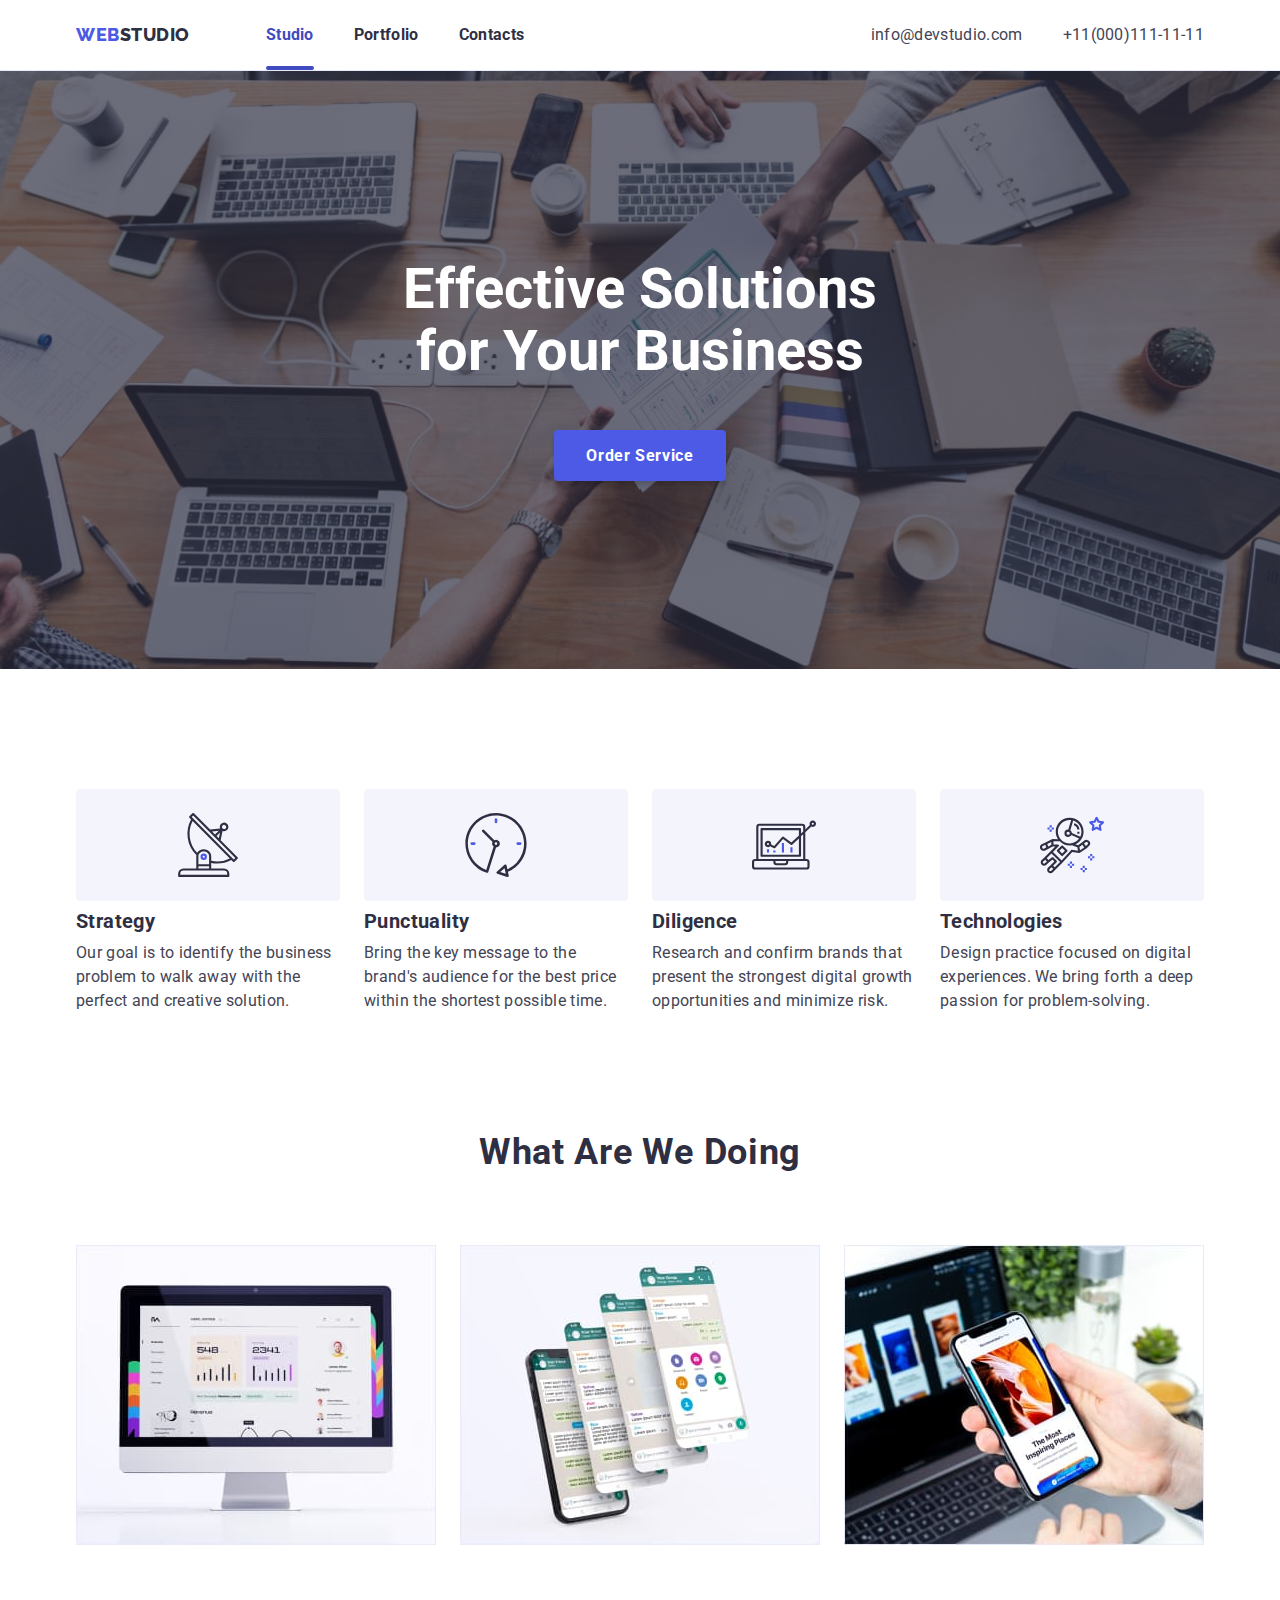
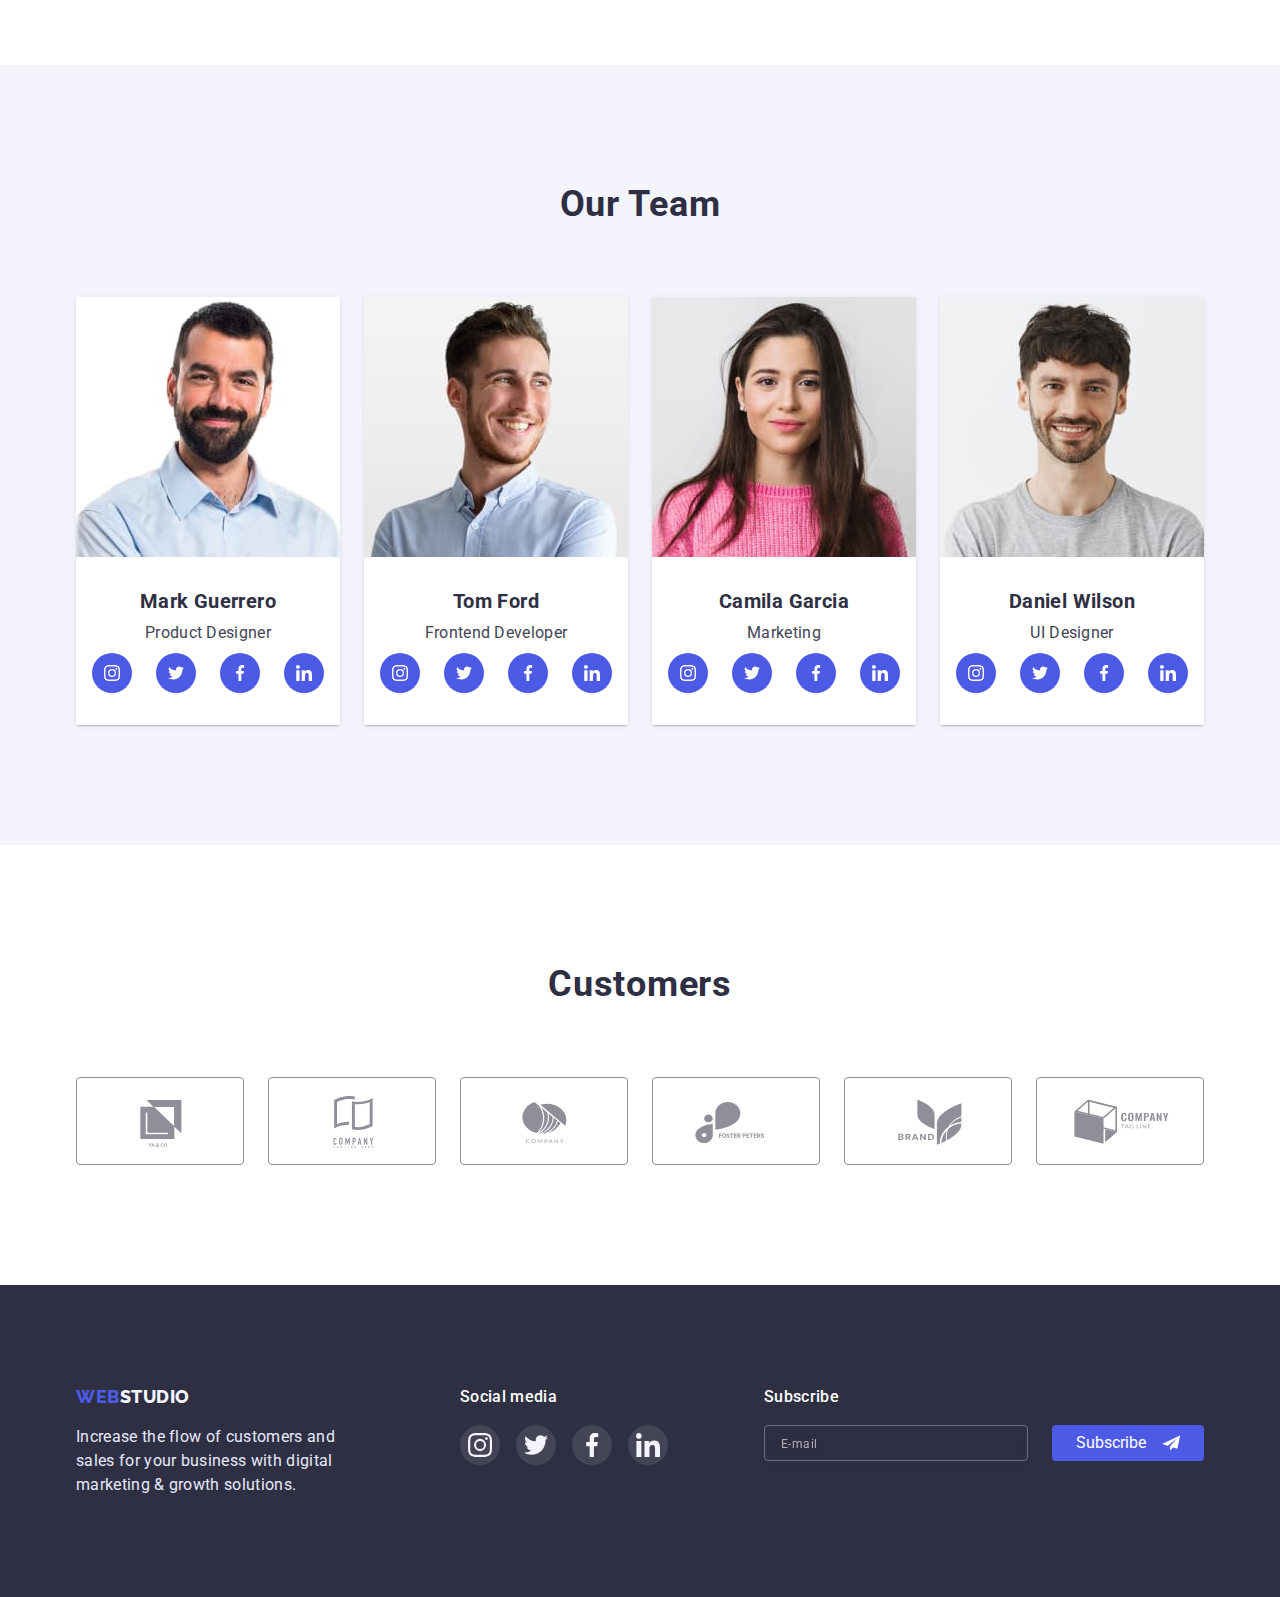
<file: index.html>
<!DOCTYPE html>
<html lang="en">
  <head>
    <meta charset="UTF-8" />
    <meta http-equiv="X-UA-Compatible" content="IE=edge" />
    <meta name="viewport" content="width=device-width, initial-scale=1.0" />
    <title>pagetitle</title>
    <link rel="preconnect" href="https://fonts.googleapis.com" />
    <link rel="preconnect" href="https://fonts.gstatic.com" crossorigin />
    <link
      href="https://fonts.googleapis.com/css2?family=Raleway:wght@700;800&family=Roboto:wght@400;500;700;900&display=swap"
      rel="stylesheet"
    />
    <link
      rel="stylesheet"
      href="https://cdn.jsdelivr.net/npm/modern-normalize@1.1.0/modern-normalize.min.css"
    />
    <link rel="stylesheet" href="./css/styles.css" />
    <link rel="stylesheet" href="./css/media.css" />
    <style>
      /* ... */
    </style>
  </head>
  <body>
    <!--Шапка сторінки-->
    <header class="page-header">
      <div class="container page-headr-container">
        <!--Навігація на інші сторінки-->
        <nav class="page-nav">
          <!--Логотип текстовий-->
          <a class="logo link logo-header" href="index.html"
            >WEB<span class="logo-textdark">STUDIO</span>
          </a>
          <ul class="list menu">
            <li class="menu-item">
              <a class="link menu-link current" href="index.html">Studio</a>
            </li>
            <li class="menu-item">
              <a class="link menu-link" href="./portfolio.html">Portfolio</a>
            </li>
            <li class="menu-item">
              <a class="link menu-link" href="index.html">Contacts</a>
            </li>
          </ul>
        </nav>
        <button
          type="button"
          class="mobile-menu-open js-open-menu"
          aria-expanded="false"
          aria-controls="mobile-menu"
        >
          <svg class="mobile-menu-open_icon" width="32" height="22">
            <use href="./images/icons.svg#icon-menu-burger"></use>
          </svg>
        </button>
        <!--Contacts-->
        <ul class="list contacts">
          <li class="contact-item">
            <a class="link contact-link mail" href="mailto:info@devstudio.com"
              >info@devstudio.com</a
            >
          </li>
          <li class="contact-item">
            <a class="link contact-link phone" href="tel:+11(000)111-11-11"
              >+11(000)111-11-11</a
            >
          </li>
        </ul>
      </div>
      <!-- MOBILE MENU -->
      <div class="mobile-menu js-menu-container" id="mobile-menu">
        <div class="container mobile-menu-container">
          <div>
            <button class="mobile-menu-close-btn js-close-menu">
              <svg class="mobile-menu-close-icon" width="8" height="8">
                <use href="./images/icons.svg#icon-close-modalsvg"></use>
              </svg>
            </button>
            <nav>
              <ul class="list mobile-menu-list">
                <li class="mobile-menu-item">
                  <a class="link mobile-menu-link current" href="index.html"
                    >Studio</a
                  >
                </li>
                <li class="mobile-menu-item">
                  <a class="link mobile-menu-link" href="./portfolio.html"
                    >Portfolio</a
                  >
                </li>
                <li class="mobile-menu-item">
                  <a class="link mobile-menu-link" href="index.html"
                    >Contacts</a
                  >
                </li>
              </ul>
            </nav>
          </div>
          <div>
            <ul class="list mobile-contacts">
              <li class="mobile-phone-item">
                <a class="link mobile-phone-link" href="tel:+11(000)111-11-11"
                  >+11 (000) 111-11-11</a
                >
              </li>
              <li class="mobile-mail-item">
                <a
                  class="link mobile-mail-link"
                  href="mailto:info@devstudio.com"
                  >info@devstudio.com</a
                >
              </li>
            </ul>

            <ul class="mobile-soc-list list">
              <li class="mobile-soc-item">
                <a href="" class="mobile-soc-link link">
                  <svg class="mobile-soc-icon" width="24" height="24">
                    <use href="./images/icons.svg#icon-instagramsvg"></use>
                  </svg>
                </a>
              </li>
              <li class="mobile-soc-item">
                <a href="" class="mobile-soc-link link">
                  <svg class="mobile-soc-icon" width="24" height="24">
                    <use href="./images/icons.svg#icon-twittersvg"></use>
                  </svg>
                </a>
              </li>
              <li class="mobile-soc-item">
                <a href="" class="mobile-soc-link link">
                  <svg class="mobile-soc-icon" width="24" height="24">
                    <use href="./images/icons.svg#icon-facebooksvg"></use>
                  </svg>
                </a>
              </li>
              <li class="mobile-soc-item">
                <a href="" class="mobile-soc-link link">
                  <svg class="mobile-soc-icon" width="24" height="24">
                    <use href="./images/icons.svg#icon-linkedinsvg"></use>
                  </svg>
                </a>
              </li>
            </ul>
          </div>
        </div>
      </div>
    </header>

    <!--Sections-->
    <main>
      <!--HERO-->
      <section class="hero">
        <div class="container hero-content-wrapper">
          <h1 class="main-title hero-content-title">
            Effective Solutions for Your Business
          </h1>
          <button
            class="modal-btn hero-content-modal-btn"
            type="button"
            data-modal-open
          >
            Order Service
          </button>
        </div>
      </section>

      <!--About us-->
      <section class="about section">
        <div class="container">
          <h2 class="visually-hidden">About us</h2>
          <ul class="list aboutus">
            <li class="about-item icon-antenna">
              <h3 class="thirdly-title">Strategy</h3>
              <p class="section-description">
                Our goal is to identify the business problem to walk away with
                the perfect and creative solution.
              </p>
            </li>
            <li class="about-item icon-clock">
              <h3 class="thirdly-title">Punctuality</h3>
              <p class="section-description">
                Bring the key message to the brand's audience for the best price
                within the shortest possible time.
              </p>
            </li>
            <li class="about-item icon-diagram">
              <h3 class="thirdly-title">Diligence</h3>
              <p class="section-description">
                Research and confirm brands that present the strongest digital
                growth opportunities and minimize risk.
              </p>
            </li>
            <li class="about-item icon-astronaut">
              <h3 class="thirdly-title">Technologies</h3>
              <p class="section-description">
                Design practice focused on digital experiences. We bring forth a
                deep passion for problem-solving.
              </p>
            </li>
          </ul>
        </div>
      </section>

      <!--Offer-->

      <section class="offer section-offer" id="portfolio">
        <div class="container">
          <h2 class="second-title">What Are We Doing</h2>
          <ul class="list weoffer">
            <li class="offer-item">
              <img
                srcset="
                  ./images/offer/img1.jpg.jpg 1x,
                  ./images/offer/img1@2x.jpg  2x
                "
                src="./images/offer/img1.jpg.jpg"
                alt="offer1"
                width="360"
                height="300"
              />
            </li>
            <li class="offer-item">
              <img
                srcset="
                  ./images/offer/img2.jpg.jpg 1x,
                  ./images/offer/img2@2x.jpg  2x
                "
                src="./images/offer/img2.jpg.jpg"
                alt="offer2"
                width="360"
                height="300"
              />
            </li>
            <li class="offer-item">
              <img
                srcset="
                  ./images/offer/img3.jpg.jpg 1x,
                  ./images/offer/img3@2x.jpg  2x
                "
                src="./images/offer/img3.jpg.jpg"
                alt="offer3"
                width="360"
                height="300"
              />
            </li>
          </ul>
        </div>
      </section>

      <!--Employees-->

      <section class="ourteam section-team">
        <div class="container">
          <h2 class="second-title">Our Team</h2>
          <ul class="list employees">
            <li class="employees-item">
              <img
                srcset="
                  ./images/employees/mark_guerrero.jpg.jpg 1x,
                  ./images/employees/mark_guerrero@2x.jpg  2x
                "
                src="./images/employees/mark_guerrero.jpg.jpg"
                alt="mark_guerrero"
                width="264"
                height="260"
              />
              <div class="employees-item-content-wrapper text-align-center">
                <h3 class="employees-title">Mark Guerrero</h3>
                <p class="section-description">Product Designer</p>
                <ul class="employees-soc-list list">
                  <li class="employees-soc-item">
                    <a href="" class="employees-soc-link link">
                      <svg class="employees-soc-icon" width="16" height="16">
                        <use href="./images/icons.svg#icon-instagramsvg"></use>
                      </svg>
                    </a>
                  </li>
                  <li class="employees-soc-item">
                    <a href="" class="employees-soc-link link">
                      <svg class="employees-soc-icon" width="16" height="16">
                        <use href="./images/icons.svg#icon-twittersvg"></use>
                      </svg>
                    </a>
                  </li>
                  <li class="employees-soc-item">
                    <a href="" class="employees-soc-link link">
                      <svg class="employees-soc-icon" width="16" height="16">
                        <use href="./images/icons.svg#icon-facebooksvg"></use>
                      </svg>
                    </a>
                  </li>
                  <li class="employees-soc-item">
                    <a href="" class="employees-soc-link link">
                      <svg class="employees-soc-icon" width="16" height="16">
                        <use href="./images/icons.svg#icon-linkedinsvg"></use>
                      </svg>
                    </a>
                  </li>
                </ul>
              </div>
            </li>
            <li class="employees-item">
              <img
                srcset="
                  ./images/employees/tom_ford.jpg.jpg 1x,
                  ./images/employees/tom_ford@2x.jpg  2x
                "
                src="./images/employees/tom_ford.jpg.jpg"
                alt="tom_ford"
                width="264"
                height="260"
              />
              <div class="employees-item-content-wrapper text-align-center">
                <h3 class="employees-title">Tom Ford</h3>
                <p class="section-description">Frontend Developer</p>
                <ul class="employees-soc-list list">
                  <li class="employees-soc-item">
                    <a href="" class="employees-soc-link link">
                      <svg class="employees-soc-icon" width="16" height="16">
                        <use href="./images/icons.svg#icon-instagramsvg"></use>
                      </svg>
                    </a>
                  </li>
                  <li class="employees-soc-item">
                    <a href="" class="employees-soc-link link">
                      <svg class="employees-soc-icon" width="16" height="16">
                        <use href="./images/icons.svg#icon-twittersvg"></use>
                      </svg>
                    </a>
                  </li>
                  <li class="employees-soc-item">
                    <a href="" class="employees-soc-link link">
                      <svg class="employees-soc-icon" width="16" height="16">
                        <use href="./images/icons.svg#icon-facebooksvg"></use>
                      </svg>
                    </a>
                  </li>
                  <li class="employees-soc-item">
                    <a href="" class="employees-soc-link link">
                      <svg class="employees-soc-icon" width="16" height="16">
                        <use href="./images/icons.svg#icon-linkedinsvg"></use>
                      </svg>
                    </a>
                  </li>
                </ul>
              </div>
            </li>
            <li class="employees-item">
              <img
                srcset="
                  ./images/employees/camila_garcia.jpg.jpg 1x,
                  ./images/employees/camila_garcia@2x.jpg  2x
                "
                src="./images/employees/camila_garcia.jpg.jpg"
                alt="camila_garcia"
                width="264"
                height="260"
              />
              <div class="employees-item-content-wrapper text-align-center">
                <h3 class="employees-title">Camila Garcia</h3>
                <p class="section-description">Marketing</p>
                <ul class="employees-soc-list list">
                  <li class="employees-soc-item">
                    <a href="" class="employees-soc-link link">
                      <svg class="employees-soc-icon" width="16" height="16">
                        <use href="./images/icons.svg#icon-instagramsvg"></use>
                      </svg>
                    </a>
                  </li>
                  <li class="employees-soc-item">
                    <a href="" class="employees-soc-link link">
                      <svg class="employees-soc-icon" width="16" height="16">
                        <use href="./images/icons.svg#icon-twittersvg"></use>
                      </svg>
                    </a>
                  </li>
                  <li class="employees-soc-item">
                    <a href="" class="employees-soc-link link">
                      <svg class="employees-soc-icon" width="16" height="16">
                        <use href="./images/icons.svg#icon-facebooksvg"></use>
                      </svg>
                    </a>
                  </li>
                  <li class="employees-soc-item">
                    <a href="" class="employees-soc-link link">
                      <svg class="employees-soc-icon" width="16" height="16">
                        <use href="./images/icons.svg#icon-linkedinsvg"></use>
                      </svg>
                    </a>
                  </li>
                </ul>
              </div>
            </li>
            <li class="employees-item">
              <img
                srcset="
                  ./images/employees/daniel_wilson.jpg.jpg 1x,
                  ./images/employees/daniel_wilson@2x.jpg  2x
                "
                src="./images/employees/daniel_wilson.jpg.jpg"
                alt="daniel_wilson"
                width="264"
                height="260"
              />
              <div class="employees-item-content-wrapper text-align-center">
                <h3 class="employees-title">Daniel Wilson</h3>
                <p class="section-description">UI Designer</p>
                <ul class="employees-soc-list list">
                  <li class="employees-soc-item">
                    <a href="" class="employees-soc-link link">
                      <svg class="employees-soc-icon" width="16" height="16">
                        <use href="./images/icons.svg#icon-instagramsvg"></use>
                      </svg>
                    </a>
                  </li>
                  <li class="employees-soc-item">
                    <a href="" class="employees-soc-link link">
                      <svg class="employees-soc-icon" width="16" height="16">
                        <use href="./images/icons.svg#icon-twittersvg"></use>
                      </svg>
                    </a>
                  </li>
                  <li class="employees-soc-item">
                    <a href="" class="employees-soc-link link">
                      <svg class="employees-soc-icon" width="16" height="16">
                        <use href="./images/icons.svg#icon-facebooksvg"></use>
                      </svg>
                    </a>
                  </li>
                  <li class="employees-soc-item">
                    <a href="" class="employees-soc-link link">
                      <svg class="employees-soc-icon" width="16" height="16">
                        <use href="./images/icons.svg#icon-linkedinsvg"></use>
                      </svg>
                    </a>
                  </li>
                </ul>
              </div>
            </li>
          </ul>
        </div>
      </section>

      <!--Customers-->
      <section class="customers section">
        <div class="container">
          <h2 class="second-title">Customers</h2>
          <ul class="list customers-list">
            <li class="customer-item">
              <a href="" class="link customer-link">
                <svg class="customer-icon" width="104" height="56">
                  <use href="./images/icons.svg#icon-logo-ya-co"></use>
                </svg>
              </a>
            </li>
            <li class="customer-item">
              <a href="" class="link customer-link">
                <svg class="customer-icon" width="104" height="56">
                  <use href="./images/icons.svg#icon-logo-tagline-here"></use>
                </svg>
              </a>
            </li>
            <li class="customer-item">
              <a href="" class="link customer-link">
                <svg class="customer-icon" width="104" height="56">
                  <use href="./images/icons.svg#icon-logo-company"></use>
                </svg>
              </a>
            </li>
            <li class="customer-item">
              <a href="" class="link customer-link">
                <svg class="customer-icon" width="104" height="56">
                  <use href="./images/icons.svg#icon-logo-foster-peters"></use>
                </svg>
              </a>
            </li>
            <li class="customer-item">
              <a href="" class="link customer-link">
                <svg class="customer-icon" width="104" height="56">
                  <use href="./images/icons.svg#icon-logo-brand"></use>
                </svg>
              </a>
            </li>
            <li class="customer-item">
              <a href="" class="link customer-link">
                <svg class="customer-icon" width="104" height="56">
                  <use href="./images/icons.svg#icon-logo-tag-line"></use>
                </svg>
              </a>
            </li>
          </ul>
        </div>
      </section>
    </main>

    <!--Footer-->
    <footer class="footer">
      <div class="container footer-content-wrapper">
        <div class="footer-content-soc-wrapper">
          <div class="footer-content">
            <a class="logo link" href="index.html"
              >WEB<span class="logo-textlight">STUDIO</span></a
            >
            <p class="footer-description">
              Increase the flow of customers and sales for your business with
              digital marketing & growth solutions.
            </p>
          </div>

          <div class="list footer-soc-content">
            <p class="footer-soc-text">Social media</p>
            <ul class="footer-soc-list list">
              <li class="footer-soc-item">
                <a href="" class="footer-soc-link link">
                  <svg class="footer-soc-icon" width="24" height="24">
                    <use href="./images/icons.svg#icon-instagramsvg"></use>
                  </svg>
                </a>
              </li>
              <li class="footer-soc-item">
                <a href="" class="footer-soc-link link">
                  <svg class="footer-soc-icon" width="24" height="24">
                    <use href="./images/icons.svg#icon-twittersvg"></use>
                  </svg>
                </a>
              </li>
              <li class="footer-soc-item">
                <a href="" class="footer-soc-link link">
                  <svg class="footer-soc-icon" width="24" height="24">
                    <use href="./images/icons.svg#icon-facebooksvg"></use>
                  </svg>
                </a>
              </li>
              <li class="footer-soc-item">
                <a href="" class="footer-soc-link link">
                  <svg class="footer-soc-icon" width="24" height="24">
                    <use href="./images/icons.svg#icon-linkedinsvg"></use>
                  </svg>
                </a>
              </li>
            </ul>
          </div>
        </div>

        <div class="footer-container-form">
          <p class="footer-form-title">Subscribe</p>
          <form class="footer-form">
            <input
              type="email"
              name="user-email"
              class="footer-form-input"
              required
              placeholder="E-mail"
            />
            <button type="submit" class="footer-form-submit">
              Subscribe
              <svg class="footer-form-button-icon" width="18" height="18">
                <use href="./images/icons.svg#icon-icon-send"></use>
              </svg>
            </button>
          </form>
        </div>
      </div>
    </footer>

    <!--/Footer-->

    <!-- Modal WINDOW -->

    <div class="backdrop is-hidden" data-modal>
      <div class="modal">
        <button type="button" class="modal-close-btn" data-modal-close>
          <svg class="modal-close-btn-icon" width="8" height="8">
            <use href="./images/icons.svg#icon-close-modalsvg"></use>
          </svg>
        </button>

        <!-- Form elements -->

        <p class="modal-form-title">
          Leave your contacts and we will call you back
        </p>
        <form class="modal-form">
          <label class="modal-form-field">
            <span class="modal-form-input-desc">Name</span>
            <span class="modal-form-input-wrapper">
              <input
                type="text"
                name="user-name"
                class="modal-form-input"
                required
                pattern="^[a-zA-Zа-яА-Я]+$"
                minlength="2"
              />
              <svg class="modal-form-input-icon" width="18" height="18">
                <use href="./images/icons.svg#icon-person--input"></use>
              </svg>
            </span>
          </label>
          <label class="modal-form-field">
            <span class="modal-form-input-desc">Phone</span>
            <span class="modal-form-input-wrapper">
              <input
                type="tel"
                name="user-phone"
                class="modal-form-input"
                required
                pattern="^[0-9]{3}-[0-9]{3}-[0-9]{2}-[0-9]{2}"
                title="xxx-xxx-xx-xx"
              />
              <svg class="modal-form-input-icon" width="18" height="18">
                <use href="./images/icons.svg#icon-phone-input"></use>
              </svg>
            </span>
          </label>

          <label class="modal-form-field">
            <span class="modal-form-input-desc">Email</span>
            <span class="modal-form-input-wrapper">
              <input
                type="email"
                name="user-email"
                class="modal-form-input"
                required
              />
              <svg class="modal-form-input-icon" width="18" height="18">
                <use href="./images/icons.svg#icon-email--input"></use>
              </svg>
            </span>
          </label>
          <label class="modal-form-field">
            <span class="modal-form-input-desc">Comment</span>
            <textarea
              name="user-message"
              rows="5"
              placeholder="Text input"
              class="modal-form-message"
            ></textarea>
          </label>
          <input
            id="user-policy"
            type="checkbox"
            name="user-policy"
            class="modal-form-check visually-hidden"
            required
          />
          <label for="user-policy" class="modal-form-check-desc">
            I accept the terms and conditions of the&nbsp;
            <a href="">Privacy Policy</a>
          </label>
          <button type="submit" class="modal-form-submit">Send</button>
        </form>
      </div>
    </div>
    <script src="./js/modal.js"></script>
    <script defer src="./js/mobile-menu.js"></script>
  </body>
</html>
</file>
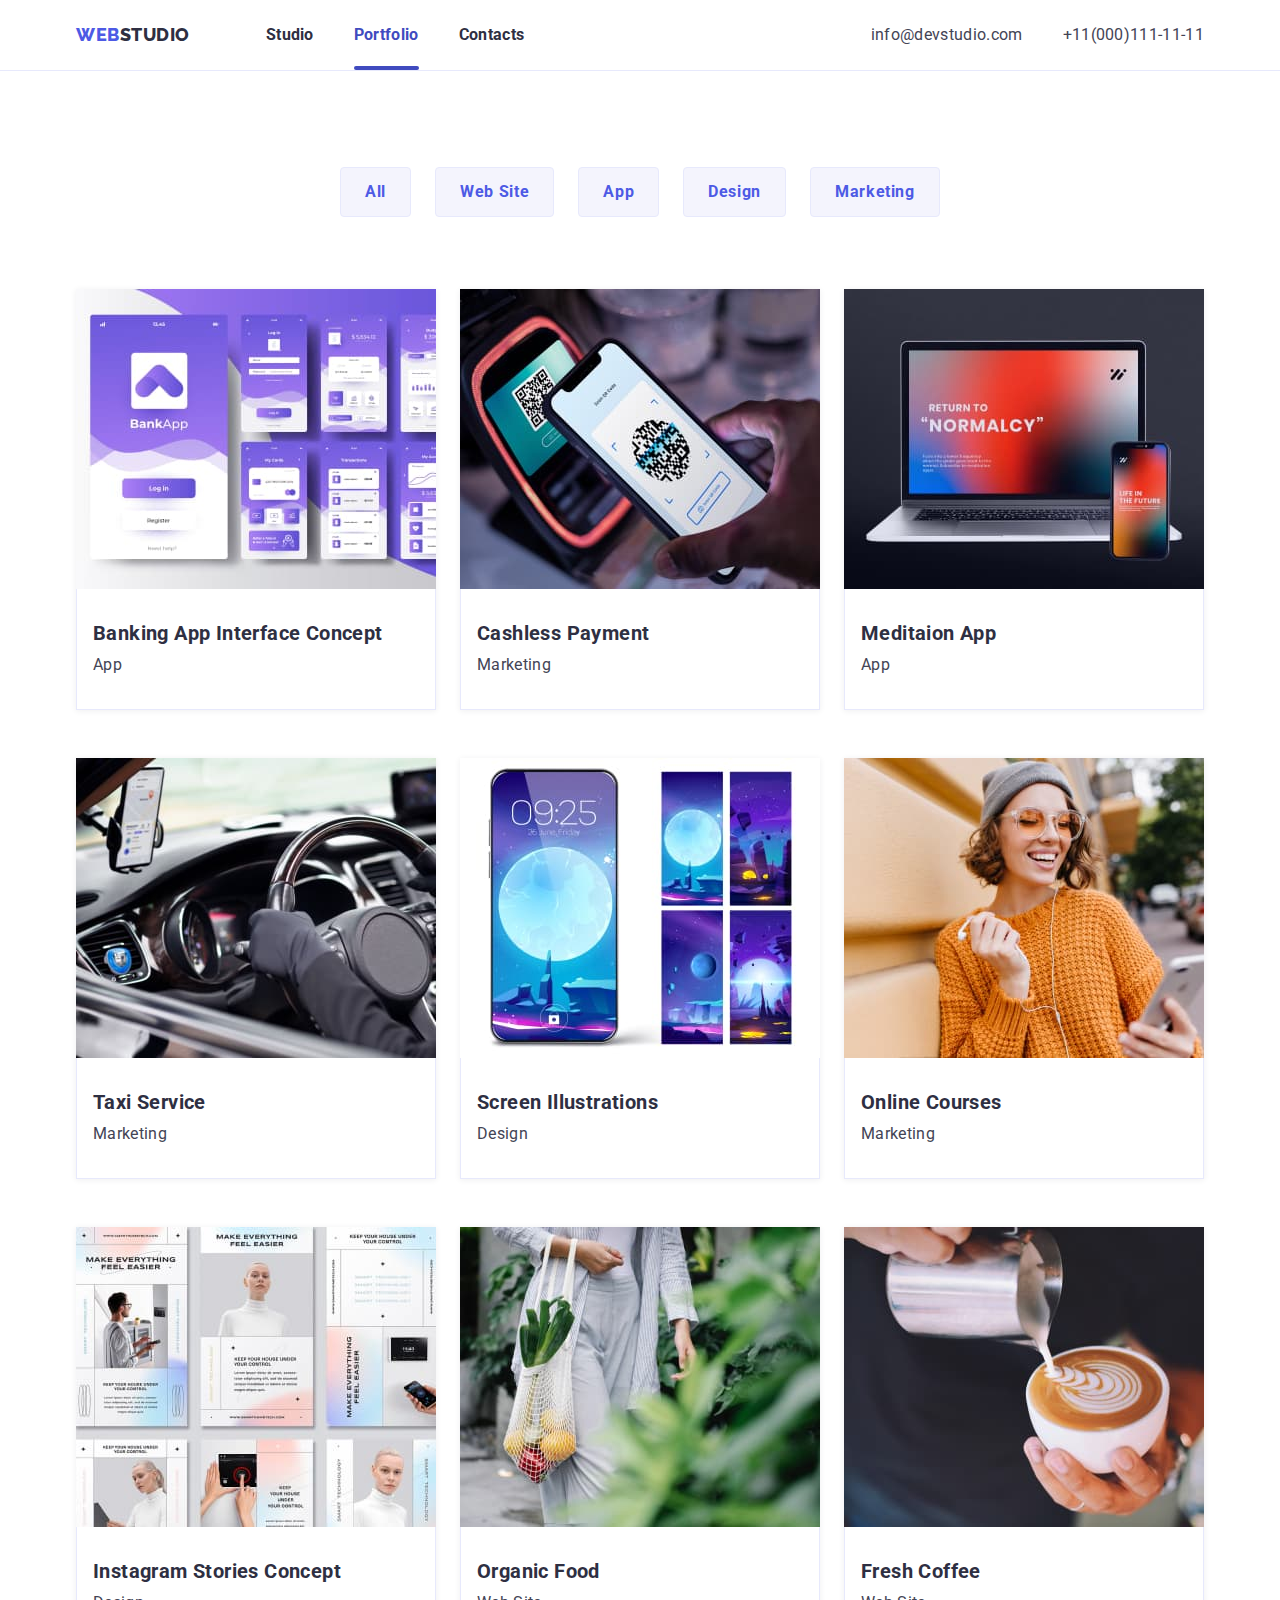
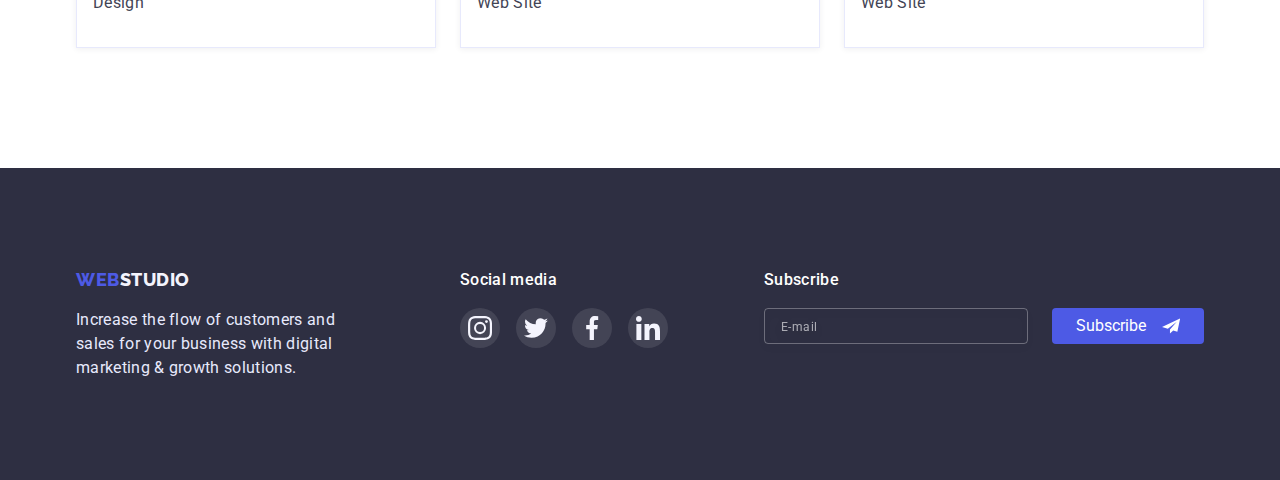
<file: portfolio.html>
<!DOCTYPE html>
<html lang="en">
  <head>
    <meta charset="UTF-8" />
    <meta http-equiv="X-UA-Compatible" content="IE=edge" />
    <meta name="viewport" content="width=device-width, initial-scale=1.0" />
    <title>portfolio</title>
    <link rel="preconnect" href="https://fonts.googleapis.com" />
    <link rel="preconnect" href="https://fonts.gstatic.com" crossorigin />
    <link
      href="https://fonts.googleapis.com/css2?family=Raleway:wght@700;800&family=Roboto:wght@400;500;700;900&display=swap"
      rel="stylesheet"
    />
    <link
      rel="stylesheet"
      href="https://cdn.jsdelivr.net/npm/modern-normalize@1.1.0/modern-normalize.min.css"
    />
    <link rel="stylesheet" href="./css/styles.css" />
    <link rel="stylesheet" href="./css/media.css" />
    <style>
      /* ... */
    </style>
  </head>
  <body>
    <!--Шапка сторінки-->
    <header class="page-header">
      <div class="container page-headr-container">
        <nav class="page-nav">
          <!--Логотип текстовий-->
          <a class="logo link logo-header" href="index.html"
            >WEB<span class="logo-textdark">STUDIO</span></a
          >
          <ul class="list menu">
            <li class="menu-item">
              <a class="link menu-link" href="./index.html">Studio</a>
            </li>
            <li class="menu-item">
              <a class="link menu-link current" href="./portfolio.html"
                >Portfolio</a
              >
            </li>
            <li class="menu-item">
              <a class="link menu-link" href="./index.html">Contacts</a>
            </li>
          </ul>
        </nav>
        <button
          type="button"
          class="mobile-menu-open js-open-menu"
          aria-expanded="false"
          aria-controls="mobile-menu"
        >
          <svg class="mobile-menu-open_icon" width="32" height="22">
            <use href="./images/icons.svg#icon-menu-burger"></use>
          </svg>
        </button>

        <!--Contacts-->
        <ul class="list contacts">
          <li class="contact-item">
            <a
              class="link section-description contact-link mail"
              href="mailto:info@devstudio.com"
              >info@devstudio.com</a
            >
          </li>
          <li class="contact-item">
            <a
              class="link section-description contact-link phone"
              href="tel:+11(000)111-11-11"
              >+11(000)111-11-11</a
            >
          </li>
        </ul>
      </div>

      <!-- MOBILE MENU -->
      <div class="mobile-menu js-menu-container" id="mobile-menu">
        <div class="container mobile-menu-container">
          <div>
            <button class="mobile-menu-close-btn js-close-menu">
              <svg class="mobile-menu-close-icon" width="8" height="8">
                <use href="./images/icons.svg#icon-close-modalsvg"></use>
              </svg>
            </button>
            <nav>
              <ul class="list mobile-menu-list">
                <li class="mobile-menu-item">
                  <a class="link mobile-menu-link" href="index.html">Studio</a>
                </li>
                <li class="mobile-menu-item">
                  <a class="link mobile-menu-link" href="./portfolio.html"
                    >Portfolio</a
                  >
                </li>
                <li class="mobile-menu-item">
                  <a class="link mobile-menu-link" href="index.html"
                    >Contacts</a
                  >
                </li>
              </ul>
            </nav>
          </div>
          <div>
            <ul class="list mobile-contacts">
              <li class="mobile-phone-item">
                <a class="link mobile-phone-link" href="tel:+11(000)111-11-11"
                  >+11 (000) 111-11-11</a
                >
              </li>
              <li class="mobile-mail-item">
                <a
                  class="link mobile-mail-link"
                  href="mailto:info@devstudio.com"
                  >info@devstudio.com</a
                >
              </li>
            </ul>

            <ul class="mobile-soc-list list">
              <li class="mobile-soc-item">
                <a href="" class="mobile-soc-link link">
                  <svg class="mobile-soc-icon" width="24" height="24">
                    <use href="./images/icons.svg#icon-instagramsvg"></use>
                  </svg>
                </a>
              </li>
              <li class="mobile-soc-item">
                <a href="" class="mobile-soc-link link">
                  <svg class="mobile-soc-icon" width="24" height="24">
                    <use href="./images/icons.svg#icon-twittersvg"></use>
                  </svg>
                </a>
              </li>
              <li class="mobile-soc-item">
                <a href="" class="mobile-soc-link link">
                  <svg class="mobile-soc-icon" width="24" height="24">
                    <use href="./images/icons.svg#icon-facebooksvg"></use>
                  </svg>
                </a>
              </li>
              <li class="mobile-soc-item">
                <a href="" class="mobile-soc-link link">
                  <svg class="mobile-soc-icon" width="24" height="24">
                    <use href="./images/icons.svg#icon-linkedinsvg"></use>
                  </svg>
                </a>
              </li>
            </ul>
          </div>
        </div>
      </div>
    </header>
    <main>
      <!--Buttons-->
      <section class="section-portfolio">
        <div class="container">
          <!-- h1 прихований -->
          <h1 class="visually-hidden">title</h1>
          <ul class="list menu-portfolio">
            <li class="menu-portfolio-item">
              <button class="portfolio-btn" type="button">All</button>
            </li>
            <li class="menu-portfolio-item">
              <button class="portfolio-btn" type="button">Web Site</button>
            </li>
            <li class="menu-portfolio-item">
              <button class="portfolio-btn" type="button">App</button>
            </li>
            <li class="menu-portfolio-item">
              <button class="portfolio-btn" type="button">Design</button>
            </li>
            <li class="menu-portfolio-item">
              <button class="portfolio-btn" type="button">Marketing</button>
            </li>
          </ul>

          <!------------------------PORTFOLIO----------------------------->

          <ul class="list portfolio">
            <li class="portfolio-item">
              <a href="" class="portfolio-link link">
                <div class="portfolio-list-img-wrapper">
                  <img
                    srcset="
                      ./images/portfolio/phoneapplicationbankupp.jpg.jpg 1x,
                      ./images/portfolio/phoneapplicationbankupp@2x.jpg  2x
                    "
                    src="./images/portfolio/phoneapplicationbankupp.jpg.jpg"
                    alt="applicationbankapp"
                    width="360"
                    height="300"
                  />
                  <p class="overlay">
                    14 Stylish and User-Friendly App Design Concepts · Task
                    Manager App · Calorie Tracker App · Exotic Fruit Ecommerce
                    App · Cloud Storage App
                  </p>
                </div>
                <div class="portfolio-menu-item">
                  <h3 class="portfolio-menu-item-title">
                    Banking App Interface Concept
                  </h3>
                  <p class="section-description">App</p>
                </div>
              </a>
            </li>

            <li class="portfolio-item">
              <a href="" class="portfolio-link link">
                <div class="portfolio-list-img-wrapper">
                  <img
                    srcset="
                      ./images/portfolio/qrkodonphone.jpg.jpg 1x,
                      ./images/portfolio/qrkodonphone@2x.jpg  2x
                    "
                    src="./images/portfolio/qrkodonphone.jpg.jpg"
                    alt="qrkodonphone"
                    width="360"
                    height="300"
                  />
                  <p class="overlay">
                    14 Stylish and User-Friendly App Design Concepts · Task
                    Manager App · Calorie Tracker App · Exotic Fruit Ecommerce
                    App · Cloud Storage App
                  </p>
                </div>
                <div class="portfolio-menu-item">
                  <h3 class="portfolio-menu-item-title">Cashless Payment</h3>
                  <p class="section-description">Marketing</p>
                </div>
              </a>
            </li>

            <li class="portfolio-item">
              <a href="" class="portfolio-link link">
                <div class="portfolio-list-img-wrapper">
                  <img
                    srcset="
                      ./images/portfolio/retorntonormalcy.jpg.jpg 1x,
                      ./images/portfolio/retorntonormalcy@2x.jpg  2x
                    "
                    src="./images/portfolio/retorntonormalcy.jpg.jpg"
                    alt="retorntonormalcy"
                    width="360"
                    height="300"
                  />
                  <p class="overlay">
                    14 Stylish and User-Friendly App Design Concepts · Task
                    Manager App · Calorie Tracker App · Exotic Fruit Ecommerce
                    App · Cloud Storage App
                  </p>
                </div>
                <div class="portfolio-menu-item">
                  <h3 class="portfolio-menu-item-title">Meditaion App</h3>
                  <p class="section-description">App</p>
                </div>
              </a>
            </li>

            <li class="portfolio-item">
              <a href="" class="portfolio-link link">
                <div class="portfolio-list-img-wrapper">
                  <img
                    srcset="
                      ./images/portfolio/driver.jpg.jpg 1x,
                      ./images/portfolio/driver@2x.jpg  2x
                    "
                    src="./images/portfolio/driver.jpg.jpg"
                    alt="driver"
                    width="360"
                    height="300"
                  />
                  <p class="overlay">
                    14 Stylish and User-Friendly App Design Concepts · Task
                    Manager App · Calorie Tracker App · Exotic Fruit Ecommerce
                    App · Cloud Storage App
                  </p>
                </div>
                <div class="portfolio-menu-item">
                  <h3 class="portfolio-menu-item-title">Taxi Service</h3>
                  <p class="section-description">Marketing</p>
                </div>
              </a>
            </li>

            <li class="portfolio-item">
              <a href="" class="portfolio-link link">
                <div class="portfolio-list-img-wrapper">
                  <img
                    srcset="
                      ./images/portfolio/screenillustrations.jpg.jpg 1x,
                      ./images/portfolio/screenillustrations@2x.jpg  2x
                    "
                    src="./images/portfolio/screenillustrations.jpg.jpg"
                    alt="screenillustrations"
                    width="360"
                    height="300"
                  />
                  <p class="overlay">
                    14 Stylish and User-Friendly App Design Concepts · Task
                    Manager App · Calorie Tracker App · Exotic Fruit Ecommerce
                    App · Cloud Storage App
                  </p>
                </div>
                <div class="portfolio-menu-item">
                  <h3 class="portfolio-menu-item-title">
                    Screen Illustrations
                  </h3>
                  <p class="section-description">Design</p>
                </div>
              </a>
            </li>

            <li class="portfolio-item">
              <a href="" class="portfolio-link link">
                <div class="portfolio-list-img-wrapper">
                  <img
                    srcset="
                      ./images/portfolio/girllistenmusic.jpg.jpg 1x,
                      ./images/portfolio/girllistenmusic@2x.jpg  2x
                    "
                    src="./images/portfolio/girllistenmusic.jpg.jpg"
                    alt="girllistenmusic"
                    width="360"
                    height="300"
                  />
                  <p class="overlay">
                    14 Stylish and User-Friendly App Design Concepts · Task
                    Manager App · Calorie Tracker App · Exotic Fruit Ecommerce
                    App · Cloud Storage App
                  </p>
                </div>
                <div class="portfolio-menu-item">
                  <h3 class="portfolio-menu-item-title">Online Courses</h3>
                  <p class="section-description">Marketing</p>
                </div>
              </a>
            </li>

            <li class="portfolio-item">
              <a href="" class="portfolio-link link">
                <div class="portfolio-list-img-wrapper">
                  <img
                    srcset="
                      ./images/portfolio/makeeverisingfeeleasier.jpg.jpg 1x,
                      ./images/portfolio/makeeverisingfeeleasier@2x.jpg  2x
                    "
                    src="./images/portfolio/makeeverisingfeeleasier.jpg.jpg"
                    alt="makeeverisingfeeleasier"
                    width="360"
                    height="300"
                  />
                  <p class="overlay">
                    14 Stylish and User-Friendly App Design Concepts · Task
                    Manager App · Calorie Tracker App · Exotic Fruit Ecommerce
                    App · Cloud Storage App
                  </p>
                </div>
                <div class="portfolio-menu-item">
                  <h3 class="portfolio-menu-item-title">
                    Instagram Stories Concept
                  </h3>
                  <p class="section-description">Design</p>
                </div>
              </a>
            </li>

            <li class="portfolio-item">
              <a href="" class="portfolio-link link">
                <div class="portfolio-list-img-wrapper">
                  <img
                    srcset="
                      ./images/portfolio/bagfruits.jpg.jpg 1x,
                      ./images/portfolio/bagfruits@2x.jpg  2x
                    "
                    src="./images/portfolio/bagfruits.jpg.jpg"
                    alt="bagfruits"
                    width="360"
                    height="300"
                  />
                  <p class="overlay">
                    14 Stylish and User-Friendly App Design Concepts · Task
                    Manager App · Calorie Tracker App · Exotic Fruit Ecommerce
                    App · Cloud Storage App
                  </p>
                </div>
                <div class="portfolio-menu-item">
                  <h3 class="portfolio-menu-item-title">Organic Food</h3>
                  <p class="section-description">Web Site</p>
                </div>
              </a>
            </li>

            <li class="portfolio-item">
              <a href="" class="portfolio-link link">
                <div class="portfolio-list-img-wrapper">
                  <img
                    srcset="
                      ./images/portfolio/drawoncoffee.jpg.jpg 1x,
                      ./images/portfolio/drawoncoffee@2x.jpg  2x
                    "
                    src="./images/portfolio/drawoncoffee.jpg.jpg"
                    alt="drawoncoffee"
                    width="360"
                    height="300"
                  />
                  <p class="overlay">
                    14 Stylish and User-Friendly App Design Concepts · Task
                    Manager App · Calorie Tracker App · Exotic Fruit Ecommerce
                    App · Cloud Storage App
                  </p>
                </div>
                <div class="portfolio-menu-item">
                  <h3 class="portfolio-menu-item-title">Fresh Coffee</h3>
                  <p class="section-description">Web Site</p>
                </div>
              </a>
            </li>
          </ul>
        </div>
      </section>
    </main>

    <!--Footer-->
    <footer class="footer">
      <div class="container footer-content-wrapper">
        <div class="footer-content-soc-wrapper">
          <div class="footer-content">
            <a class="logo link" href="index.html"
              >WEB<span class="logo-textlight">STUDIO</span></a
            >
            <p class="footer-description">
              Increase the flow of customers and sales for your business with
              digital marketing & growth solutions.
            </p>
          </div>

          <div class="list footer-soc-content">
            <p class="footer-soc-text">Social media</p>
            <ul class="footer-soc-list list">
              <li class="footer-soc-item">
                <a href="" class="footer-soc-link link">
                  <svg class="footer-soc-icon" width="24" height="24">
                    <use href="./images/icons.svg#icon-instagramsvg"></use>
                  </svg>
                </a>
              </li>
              <li class="footer-soc-item">
                <a href="" class="footer-soc-link link">
                  <svg class="footer-soc-icon" width="24" height="24">
                    <use href="./images/icons.svg#icon-twittersvg"></use>
                  </svg>
                </a>
              </li>
              <li class="footer-soc-item">
                <a href="" class="footer-soc-link link">
                  <svg class="footer-soc-icon" width="24" height="24">
                    <use href="./images/icons.svg#icon-facebooksvg"></use>
                  </svg>
                </a>
              </li>
              <li class="footer-soc-item">
                <a href="" class="footer-soc-link link">
                  <svg class="footer-soc-icon" width="24" height="24">
                    <use href="./images/icons.svg#icon-linkedinsvg"></use>
                  </svg>
                </a>
              </li>
            </ul>
          </div>
        </div>

        <div class="footer-container-form">
          <p class="footer-form-title">Subscribe</p>
          <form class="footer-form">
            <input
              type="email"
              name="user-email"
              class="footer-form-input"
              required
              placeholder="E-mail"
            />
            <button type="submit" class="footer-form-submit">
              Subscribe
              <svg class="footer-form-button-icon" width="18" height="18">
                <use href="./images/icons.svg#icon-icon-send"></use>
              </svg>
            </button>
          </form>
        </div>
      </div>
    </footer>
    <script defer src="./js/mobile-menu.js"></script>
  </body>
</html>
</file>
<file: css/styles.css>
:root {
  --primary-font: 'Roboto', sans-serif;
  --secondary-font: 'Raleway', sans-serif;
  --primary-brand: #4d5ae5;
  --dark: #2e2f42;
  --success: #31d0aa;
  --text: #434455;
  --subtle-text: #8e8f99;
  --accent: #e7e9fc;
  --light: #f4f4fd;
  --navigation-active: #404bbf;
  --white-text-color: #ffffff;
  --tra-tim-fun: cubic-bezier(0.4, 0, 0.2, 1);
  --tra-dur: 250ms;
}

h1,
h2,
h3,
h4,
p {
  margin-top: 0;
  margin-bottom: 0;
}

img {
  display: block;
  max-width: 100%;
  height: auto;
}

button {
  display: block;
  cursor: pointer;
  border: none;
  border-radius: 4px;
  padding: 0;
}

ul,
ol {
  margin-top: 0;
  margin-bottom: 0;
  padding-left: 0;
}

.list {
  list-style: none;
}

.link {
  text-decoration: none;
}

.section {
  padding-top: 96px;
  padding-bottom: 96px;
  margin: 0 auto;
}

/* або може бути назва .wrapper */
.container {
  padding-left: 15px;
  padding-right: 15px;
  margin: 0 auto;
}

body {
  font-family: var(--primary-font);
  color: var(--text);
  background-color: var(--white-text-color);
  font-size: 16px;
}

.logo {
  font-family: var(--secondary-font);
  font-weight: 800;
  color: var(--primary-brand);
  font-size: 18px;
  line-height: 1.16;
  letter-spacing: 0.03em;
  text-transform: uppercase;
}

.logo-textdark {
  color: var(--dark);
}

.logo-textlight {
  color: var(--light);
}

.section-description {
  font-weight: 400;
  line-height: 1.5;
  letter-spacing: 0.02em;
  color: var(--text);
}

.thirdly-title {
  font-weight: 700;
  font-size: 20px;
  line-height: 1.2;
  letter-spacing: 0.02em;
  color: var(--dark);
  margin-bottom: 8px;
}

.second-title {
  font-weight: 700;
  font-size: 36px;
  line-height: 1.11;
  text-align: center;
  letter-spacing: 0.02em;
  text-transform: capitalize;
  color: var(--dark);
  margin-bottom: 72px;
}

.visually-hidden {
  position: absolute;
  width: 1px;
  height: 1px;
  margin: -1px;
  border: 0;
  padding: 0;
  white-space: nowrap;
  clip-path: inset(100%);
  clip: rect(0 0 0 0);
  overflow: hidden;
}

/* ====================== /COMPONENTS ===================== */

/* ======================== HEADER ======================== */

.page-header {
  background-color: #ffffff;
  padding-top: 24px;
  padding-bottom: 24px;
  border-bottom: 1px solid #e7e9fc;
}

.page-headr-container {
  display: flex;
  justify-content: space-between;
  align-items: center;
}

.page-nav {
  display: flex;
  align-items: center;
}

.menu {
  display: flex;
  align-items: center;
}

.menu-item {
  position: relative;
}

.menu-item:not(:last-child) {
  margin-right: 40px;
}

.menu-link {
  font-weight: 700;
  font-size: 16px;
  line-height: 1.5;
  letter-spacing: 0.02em;
  color: var(--dark);
  transition-property: color;
  transition-duration: var(--tra-dur);
  transition-timing-function: var(--tra-tim-fun);
  display: block;
  padding: 23px 0;
}

.menu-link:hover,
.menu-link:focus {
  color: var(--navigation-active);
}

.menu-link.current {
  color: var(--navigation-active);
}

/* ==== MOBILE MENU ===== */

.mobile-menu-open {
  background-color: transparent;
  border: none;
  line-height: 0;
}

.mobile-menu {
  position: fixed;
  width: 100%;
  height: 100%;
  overflow: scroll;
  z-index: 1000;
  top: 0;
  left: 0;
  background-color: var(--white-text-color);
  opacity: 0;
  visibility: hidden;
  pointer-events: none;
  transition-property: opacity, visibility;
  transition-duration: var(--tra-dur);
  transition-timing-function: var(--tra-tim-fun);
}

.is-open {
  opacity: 1;
  visibility: visible;
  pointer-events: auto;
}

.mobile-menu-container {
  display: flex;
  flex-direction: column;
  justify-content: space-between;
  height: 100%;
  position: relative;
  padding-left: 40px;
  padding-top: 80px;
  padding-bottom: 40px;
  padding-right: 40px;
}

.mobile-menu-close-btn {
  position: absolute;
  top: 41px;
  right: 40px;
  display: flex;
  justify-content: center;
  align-items: center;
  width: 24px;
  height: 24px;
  border-radius: 50%;
  background-color: #e7e9fc;
  border: 1px solid rgba(0, 0, 0, 0.1);
}

.mobile-menu-item {
  margin-bottom: 40px;
}

.mobile-menu-link {
  font-weight: 700;
  font-size: 36px;
  line-height: 1.1;
  letter-spacing: 0.02em;
  color: var(--dark);
  outline: none;
  transition-property: color;
  transition-duration: var(--tra-dur);
  transition-timing-function: var(--tra-tim-fun);
}

.mobile-menu-link:hover,
.mobile-menu-link:focus {
  color: var(--navigation-active);
}

.mobile-menu-link.current {
  color: var(--navigation-active);
}

/* mobile menu contacts */

.mobile-phone-item {
  display: flex;
  justify-content: space-between;
  font-weight: 600;
  font-size: 32px;
  line-height: 1.1;
  margin-bottom: 40px;
  color: var(--primary-brand);
}

.mobile-mail-link {
  font-weight: 500;
  font-size: 20px;
  line-height: 1.2;
  letter-spacing: 0.02em;
  color: var(--text);
  transition-property: color;
  transition-duration: var(--tra-dur);
  transition-timing-function: var(--tra-tim-fun);
}

.mobile-mail-link:hover,
.mobile-mail-link:focus {
  color: var(--navigation-active);
}

/* mobile menu soc list */
.mobile-soc-list {
  display: flex;
  margin-top: 48px;
  justify-content: space-between;
}

.mobile-soc-item {
  width: 40px;
  height: 40px;
}

.mobile-soc-link {
  width: 100%;
  height: 100%;
  background-color: var(--primary-brand);
  border-radius: 50%;
  display: flex;
  align-items: center;
  justify-content: center;
  transition-property: background-color;
  transition-duration: var(--tra-dur);
  transition-timing-function: var(--tra-tim-fun);
}

.mobile-soc-icon {
  fill: var(--white-text-color);
  transition-property: fill;
  transition-duration: var(--tra-dur);
  transition-timing-function: var(--tra-tim-fun);
}

.mobile-soc-link:hover,
.mobile-soc-link:focus {
  background-color: var(--navigation-active);
}

.mobile-soc-link .mobile-soc-icon:hover,
.mobile-soc-link .mobile-soc-icon:focus {
  fill: var(--light);
}

/* ==== /MOBILE MENU ===== */

.mobile-contact-link {
  font-weight: 400;
  line-height: 1.5;
  letter-spacing: 0.02em;
  color: var(--text);
  transition-property: color;
  transition-duration: var(--tra-dur);
  transition-timing-function: var(--tra-tim-fun);
}

.mobiel-contact-link:hover,
.mobile-contact-link:focus {
  color: var(--navigation-active);
}

/* ======================== /HEADER ========================  */

/* ======================== HERO ========================  */

.hero {
  padding-top: 112px;
  padding-bottom: 112px;
  background-color: #2e2f42;
  background-image: linear-gradient(
      rgba(46, 47, 66, 0.7),
      rgba(46, 47, 66, 0.7)
    ),
    url(../images/hero/hero-mobile-people-office.jpg);
  background-repeat: no-repeat;
  background-position: center;
  background-size: cover;
  /* height: 600px; */
  margin: 0 auto;
}

.hero-content-title {
  max-width: 318px;
  margin: 0 auto;
  margin-bottom: 72px;
}

.main-title {
  font-weight: 700;
  font-size: 36px;
  line-height: 1.1;
  text-align: center;
  color: var(--white-text-color);
}

.modal-btn {
  padding-top: 16px;
  padding-bottom: 16px;
  padding-left: 32px;
  padding-right: 32px;
  font-family: inherit;
  font-weight: 700;
  line-height: 1.19;
  display: flex;
  font-size: 16px;
  letter-spacing: 0.04em;
  color: var(--white-text-color);
  background: var(--primary-brand);
  box-shadow: 0px 4px 4px rgba(0, 0, 0, 0.15);
  border-radius: 4px;
  cursor: pointer;
  align-items: center;
  border: none;
  margin: 0 auto;
  transition-property: background-color, box-shadow;
  transition-duration: var(--tra-dur);
  transition-timing-function: var(--tra-tim-fun);
}

.modal-btn:hover,
.modal-btn:focus {
  background-color: var(--navigation-active);
  box-shadow: 0px 1px 6px rgba(46, 47, 66, 0.08),
    0px 1px 1px rgba(46, 47, 66, 0.16), 0px 2px 1px rgba(46, 47, 66, 0.08);
}

/* ======================== /HERO ======================== */

/* ======================== ABOUT ======================== */

.about {
  background-color: #ffffff;
}

.about-item {
  margin-bottom: 72px;
}

.about-item:last-child {
  margin-bottom: 0px;
}

.thirdly-title {
  text-align: center;
}

/* ======================== /ABOUT ========================  */

/* ======================== OFFER ========================  */

/* we dont have the offer section in the mobile and tablet menu */

/* ======================== /OFFER ======================== */

/* ======================== EMPLOYEES ======================== */

.section-team {
  padding-top: 96px;
  padding-bottom: 128px;
  margin: 0 auto;
}

.ourteam {
  background-color: #f4f4fd;
}

.employees {
  display: flex;
  flex-wrap: wrap;
  justify-content: center;
}

.employees-title {
  font-weight: 700;
  font-size: 20px;
  line-height: 1.2;
  letter-spacing: 0.02em;
  color: var(--dark);
  margin-bottom: 8px;
  text-align: center;
}

.employees-item:not(:last-child) {
  margin-bottom: 72px;
}

/* .employees {
  display: flex;
  flex-wrap: wrap;
  gap: 24px; */

/* третій спосіб через gap */
/* justify-content: space-between; */
/* перший спосіб не підходить бо можуть добавлятися співробітники і між фото буде простір, так як приєимається по боках */
/* } */

/* .employees-item {
  flex-basis: calc((100%-72px) / 4);
} */
/* можна по формулі задати ширину між фото співробітників і тоді не треба задавати ширину самого фото */

/* другий спосіб, все працює */
/* .employees-item:not(:nth-child(4n)) {
  margin-right: 24px;
}

.employees-item:not(:nth-last-child(-n + 3)) {
  margin-bottom: 48px;
} Не треба*/

.employees-item-content-wrapper {
  padding-top: 32px;
  padding-left: 16px;
  padding-right: 16px;
  padding-bottom: 32px;
  background-color: #ffffff;
}

.text-align-center {
  text-align: center;
}

.employees-soc-list {
  display: flex;
  justify-content: center;
  margin-top: 8px;
  gap: 24px;
}

.employees-soc-item {
  width: 40px;
  height: 40px;
}

.employees-soc-link {
  width: 100%;
  height: 100%;
  background-color: var(--primary-brand);
  border-radius: 50%;
  display: flex;
  align-items: center;
  justify-content: center;
  transition-property: background-color;
  transition-duration: var(--tra-dur);
  transition-timing-function: var(--tra-tim-fun);
}

.employees-soc-icon {
  fill: var(--white-text-color);
  transition-property: fill;
  transition-duration: var(--tra-dur);
  transition-timing-function: var(--tra-tim-fun);
}

.employees-soc-link:hover,
.employees-soc-link:focus {
  background-color: var(--navigation-active);
}

.employees-soc-link .employees-soc-icon:hover,
.employees-soc-link .employees-soc-icon:focus {
  fill: var(--light);
}

.employees-item {
  box-shadow: 0px 1px 6px rgba(46, 47, 66, 0.08),
    0px 1px 1px rgba(46, 47, 66, 0.16), 0px 2px 1px rgba(46, 47, 66, 0.08);
  border-radius: 0px 0px 4px 4px;
}

/* ======================== /EMPLOYEES ======================== */
/* ======================== CUSTOMERS ========================== */

/* .customers > .container {
  min-width: 428px;
} */

.customers {
  background-color: #ffffff;
}

.customers-list {
  display: flex;
  flex-wrap: wrap;
  justify-content: center;
  gap: 72px 16px;
}

.customer-item {
  width: 190px;
  height: 88px;
}

.customer-link {
  width: 100%;
  height: 100%;
  border: 1px solid currentColor;
  border-radius: 4px;
  display: flex;
  align-items: center;
  justify-content: center;
  color: var(--subtle-text);
  transition-property: color;
  transition-duration: var(--tra-dur);
  transition-timing-function: var(--tra-tim-fun);
}
.customer-icon {
  fill: currentColor;
  transition-property: fill;
  transition-duration: var(--tra-dur);
  transition-timing-function: var(--tra-tim-fun);
}

.customer-link:hover,
.customer-link:focus {
  color: var(--navigation-active);
}

.customer-link .customer-icon:hover,
.customer-link .customer-icon:focus {
  fill: var(--navigation-active);
}

/* ======================== /CUSTOMERS ========================= */
/* ======================== FOOTER ======================== */

.footer {
  background-color: #2e2f42;
  padding-top: 96px;
  padding-bottom: 96px;
  margin: 0 auto;
}

.footer-content-wrapper {
  padding-left: 15px;
}

.footer-content {
  width: 264px;
}

.footer-description {
  font-weight: 400;
  font-size: 16px;
  line-height: 1.5;
  letter-spacing: 0.02em;
  color: var(--accent);
  margin-top: 16px;
}

.footer-soc-text {
  font-weight: 500;
  font-size: 16px;
  line-height: 1.5;
  letter-spacing: 0.02em;
  color: #ffffff;
  margin-bottom: 16px;
}

.footer-soc-list {
  display: flex;
  flex-wrap: wrap;
  justify-content: center;
  gap: 16px;
}

.footer-soc-item {
  width: 40px;
  height: 40px;
}
.footer-soc-link {
  width: 100%;
  height: 100%;
  background-color: rgba(255, 255, 255, 0.1);
  border-radius: 50%;
  display: flex;
  align-items: center;
  justify-content: center;
  transition-property: background-color;
  transition-duration: var(--tra-dur);
  transition-timing-function: var(--tra-tim-fun);
}

.footer-soc-link:hover,
.footer-soc-link:focus {
  background-color: #31d0aa;
}

.footer-soc-icon {
  fill: #f4f4fd;
  transition-property: fill;
  transition-duration: var(--tra-dur);
  transition-timing-function: var(--tra-tim-fun);
}

.footer-soc-link .footer-soc-icon:hover,
.footer-soc-link .footer-soc-icon:focus {
  fill: #f4f4fd;
}

.footer-container-form {
  margin-left: auto;
}

.footer-form-title {
  font-weight: 500;
  font-size: 16px;
  line-height: 1.5;
  letter-spacing: 0.02em;
  color: #ffffff;
  margin-bottom: 16px;
}

.footer-form-input {
  border: 1px solid rgba(255, 255, 255, 0.3);
  filter: drop-shadow(0px 4px 4px rgba(0, 0, 0, 0.15));
  border-radius: 4px;
  background-color: transparent;
  outline: none;
  padding-left: 16px;
  padding-top: 8px;
  padding-bottom: 8px;
  color: var(--light);
  width: 100%;
  margin-bottom: 16px;
}

.footer-form-input:focus {
  outline: none;
  border-color: var(--primary-brand);
}

.footer-form-input::placeholder {
  font-weight: 400;
  font-size: 12px;
  line-height: 2;
  letter-spacing: 0.04em;
  color: rgba(255, 255, 255, 0.6);
}

.footer-form-submit {
  position: relative;
  display: flex;
  flex-direction: row;
  justify-content: center;
  align-items: center;
  padding: 8px 24px;
  gap: 16px;
  background-color: var(--primary-brand);
  border-radius: 4px;
  color: var(--white-text-color);
  transition-property: background-color, box-shadow;
  transition-duration: var(--tra-dur);
  transition-timing-function: var(--tra-tim-fun);
}

.footer-form-submit:hover,
.footer-form-submit:focus {
  background-color: var(--navigation-active);
  box-shadow: 0px 1px 6px rgba(46, 47, 66, 0.08),
    0px 1px 1px rgba(46, 47, 66, 0.16), 0px 2px 1px rgba(46, 47, 66, 0.08);
}

.footer-form-button-icon {
  fill: var(--white-text-color);
}

/* ======================== /FOOTER ========================  */

/* ======================== MODAL WINDOW ========================  */

.backdrop {
  position: fixed;
  z-index: 100;
  top: 0;
  left: 0;
  width: 100%;
  height: 100%;
  background-color: rgba(46, 47, 66, 0.4);
  transition-property: opacity, visibility;
  transition-duration: var(--tra-dur);
  transition-timing-function: var(--tra-tim-fun);
}

.backdrop.is-hidden {
  opacity: 0;
  visibility: hidden;
  pointer-events: none;
}

.modal {
  position: absolute;
  left: 50%;
  top: 50%;
  transform: translate(-50%, -50%);
  padding-top: 72px;
  padding-left: 24px;
  padding-right: 24px;
  padding-bottom: 24px;
  border-radius: 4px;

  width: 95%;
  max-width: 392px;
  height: 95%;
  max-height: 586px;
  overflow: scroll;

  background-color: #fcfcfc;
  box-shadow: 0px 1px 1px rgba(0, 0, 0, 0.14), 0px 1px 3px rgba(0, 0, 0, 0.12),
    0px 2px 1px rgba(0, 0, 0, 0.2);
}

.modal-close-btn {
  position: absolute;
  top: 24px;
  right: 24px;
  display: flex;
  justify-content: center;
  align-items: center;
  width: 24px;
  height: 24px;
  border-radius: 50%;
  background: #e7e9fc;
  border: 1px solid rgba(0, 0, 0, 0.1);
  padding: 0;
  transition-property: background-color;
  transition-duration: var(--tra-dur);
  transition-timing-function: var(--tra-tim-fun);
}

.modal-close-btn:hover,
.modal-close-btn:focus {
  background-color: #404bbf;
}
.modal-close-btn-icon {
  transition-property: fill;
  transition-duration: var(--tra-dur);
  transition-timing-function: var(--tra-tim-fun);
}

.modal-close-btn:hover .modal-close-btn-icon,
.modal-close-btn:focus .modal-close-btn-icon {
  fill: var(--white-text-color);
}

/* ======================== /MODAL WINDOW ======================== */
/* ========================  MODAL FORM ======================== */

.modal-form-title {
  font-weight: 500;
  font-size: 16px;
  line-height: 24px;
  text-align: center;
  letter-spacing: 0.02em;
  color: #2e2f42;
  margin-bottom: 16px;
}

.modal-form {
  display: flex;
  flex-direction: column;
}

.modal-form-field {
  margin-bottom: 8px;
}

.modal-form-input {
  width: 100%;
  height: 40px;
  border: 1px solid rgba(33, 33, 33, 0.2);
  border-radius: 4px;
  padding-left: 38px;
  padding-top: 11px;
  padding-bottom: 11px;
  color: #000000;
  transition-property: border-color;
  transition-duration: var(--tra-dur);
  transition-timing-function: var(--tra-tim-fun);
}

.modal-form-input:focus {
  outline: none;
  border-color: var(--primary-brand);
}

.modal-form-input-desc {
  display: block;
  font-weight: 400;
  font-size: 12px;
  line-height: 1.3;
  letter-spacing: 0.04em;
  color: #8e8f99;
  margin-bottom: 4px;
}

.modal-form-input-wrapper {
  display: block;
  position: relative;
}

.modal-form-input-icon {
  position: absolute;
  top: 50%;
  left: 16px;
  transform: translate(0, -50%);
  transition: fill var(--tra-dur) var(--tra-tim-fun);
}

.modal-form-input:focus + .modal-form-input-icon {
  fill: var(--primary-brand);
}

.modal-form-message {
  resize: none;
  width: 100%;
  height: 120px;
  border: 1px solid rgba(33, 33, 33, 0.2);
  border-radius: 4px;
  padding-left: 16px;
  padding-right: 16px;
  padding-top: 8px;
  padding-bottom: 8px;
  color: #000000;
  transition-property: border-color;
  transition-duration: var(--tra-dur);
  transition-timing-function: var(--tra-tim-fun);
}

.modal-form-message:focus {
  outline: none;
  border-color: var(--primary-brand);
}

.modal-form-message::placeholder {
  /* text-transform: uppercase; не треба */
  font-weight: 400;
  font-size: 12px;
  line-height: 1.3;
  letter-spacing: 0.04em;
  color: rgba(117, 117, 117, 0.5);
}

.modal-form-check-desc {
  display: flex;
  flex-wrap: wrap;
  align-items: center;
  font-weight: 400;
  font-size: 12px;
  line-height: 1.3;
  /* letter-spacing: 0.04em; */
  color: #757575;
  margin-bottom: 24px;
}

.modal-form-check-desc::before {
  content: '';
  display: block;
  width: 16px;
  height: 16px;
  border: 1.25px solid #2e2f42;
  border-radius: 2px;
  cursor: pointer;
  margin-right: 8px;
}

.modal-form-check:checked + .modal-form-check-desc::before {
  background-color: var(--primary-brand);
  background-image: url(../images/checkbox/checkbox-vector-icon.svg);
  background-repeat: no-repeat;
  background-position: center;
  transition-property: border;
  transition-duration: var(--tra-dur);
  transition-timing-function: var(--tra-tim-fun);
}

.modal-form-check:focus + .modal-form-check-desc::before {
  border: 1.25px solid #404bbf;
}

.modal-form-submit {
  min-width: 169px;
  align-self: center;
  padding-top: 16px;
  padding-bottom: 16px;
  padding-left: 32px;
  padding-right: 32px;
  font-family: inherit;
  font-weight: 500;
  line-height: 1.5;
  font-size: 16px;
  letter-spacing: 0.04em;
  color: var(--white-text-color);
  background: var(--primary-brand);
  box-shadow: 0px 4px 4px rgba(0, 0, 0, 0.15);
  border-radius: 4px;
  border: none;
  cursor: pointer;
  transition-property: background-color, box-shadow;
  transition-duration: var(--tra-dur);
  transition-timing-function: var(--tra-tim-fun);
}

.modal-form-submit:hover,
.modal-form-submit:focus {
  background-color: var(--navigation-active);
  box-shadow: 0px 1px 6px rgba(46, 47, 66, 0.08),
    0px 1px 1px rgba(46, 47, 66, 0.16), 0px 2px 1px rgba(46, 47, 66, 0.08);
}

/* ======================== /MODAL FORM ======================== */

/* ======================= PORTFOLIO ========================= */

.section-portfolio {
  padding-bottom: 48px;
  /* padding-bottom: 120px; */
  margin: 0 auto;
}

.portfolio-btn {
  font-family: var(--white-text-color);
  font-weight: 700;
  line-height: 1.5;
  display: flex;
  align-items: center;
  text-align: center;
  font-size: 16px;
  letter-spacing: 0.04em;
  color: var(--primary-brand);
  background: var(--light);
  border: 1px solid var(--accent);
  border-radius: 4px;
  cursor: pointer;
  padding: 12px 24px;
  transition-property: color, background-color, box-shadow;
  transition-duration: var(--tra-dur);
  transition-timing-function: var(--tra-tim-fun);
}

.portfolio-btn:hover,
.portfolio-btn:focus {
  color: var(--white-text-color);
  background-color: var(--primary-brand);
  box-shadow: 0px 3px 1px rgba(0, 0, 0, 0.1), 0px 2px 1px rgba(0, 0, 0, 0.08),
    0px 2px 2px rgba(0, 0, 0, 0.12);
}

.portfolio {
  display: flex;
  flex-wrap: wrap;
  justify-content: center;
}

.menu-portfolio {
  display: flex;
  flex-wrap: wrap;
  gap: 16px 24px;
  padding-top: 48px;
  padding-bottom: 48px;
}

.portfolio-menu-item {
  padding-top: 32px;
  padding-bottom: 32px;
  padding-left: 16px;
  background-color: #ffffff;
  border: 1px solid #e7e9fc;
  border-top-style: none;
}

.portfolio-menu-item-title {
  font-weight: 700;
  font-size: 20px;
  line-height: 1.2;
  letter-spacing: 0.02em;
  color: var(--dark);
  margin-bottom: 8px;
}

.menu-portfolio-item:last-child {
  padding-right: 0px;
}

.portfolio-item:not(:last-child) {
  margin-bottom: 48px;
}

.portfolio-item {
  box-shadow: 0px 1px 6px rgba(46, 47, 66, 0.08);
  max-width: 360px;
}

.portfolio-link {
  text-decoration: none;
  display: block;
  transition-property: box-shadow;
  transition-duration: var(--tra-dur);
  transition-timing-function: var(--tra-tim-fun);
}

.portfolio-link:hover,
.portfolio-link:focus {
  box-shadow: 0px 1px 6px rgba(46, 47, 66, 0.08),
    0px 1px 1px rgba(46, 47, 66, 0.16), 0px 2px 1px rgba(46, 47, 66, 0.08);
}

/* ==========================Overlay Portfolio======================= */

.portfolio-list-img-wrapper {
  position: relative;
  overflow: hidden;
}

.overlay {
  position: absolute;
  font-weight: 400;
  font-size: 16px;
  line-height: 1.5;
  letter-spacing: 0.02em;
  color: var(--light);
  background-color: var(--primary-brand);
  background-blend-mode: soft-light;
  mix-blend-mode: normal;
  padding-top: 40px;
  padding-left: 32px;
  padding-right: 32px;
  left: 0;
  top: 0;
  height: 100%;
  width: 100%;
  overflow: auto;
  transform: translate(0, 100%);
  transition-property: transform;
  transition-duration: var(--tra-dur);
  transition-timing-function: var(--tra-tim-fun);
}

.portfolio-link:hover .overlay,
.portfolio-link:focus .overlay {
  transform: translate(0, 0);
}

/* .footer-container-form {
  margin-left: 80px;
} */

/* .footer-form-title {
  font-weight: 500;
  font-size: 16px;
  line-height: 1.5;
  letter-spacing: 0.02em;
  color: #ffffff;
  margin-bottom: 16px;
} */

/*======================= /PORTFOLIO =========================   */
</file>
<file: css/media.css>
/*============== MOBILE ======= */

@media screen and (min-width: 480px) {
  .container {
    width: 428px;
    /* margin-left: auto;
    margin-right: auto; */
  }
}

@media screen and (max-width: 767px) {
  .menu {
    display: none;
  }

  .contacts {
    display: none;
  }

  .footer-content {
    margin: 0 auto;
  }

  .footer-description {
    text-align: start;
  }

  .footer-soc-content {
    margin-bottom: 72px;
  }

  .footer-content-wrapper {
    text-align: center;
  }

  .footer-form-submit {
    margin: 0 auto;
  }

  /* .mobile-menu-link.current::after {
    display: block;
    content: '';
    background-color: #404bbf;
    width: 50%;
    height: 4px;
    border-radius: 2px;
    position: relative;
    left: 0;
    bottom: 0;
  } */
}

/* ======= IMAGES MOBILE === */
/* Hero images mobile*/
@media screen and (min-device-pixel-ratio: 2) and (max-width: 767px),
  screen and (min-resolution: 192dpi) and (max-width: 767px),
  screen and (min-resolution: 2dppx) and (max-width: 767px) {
  .hero {
    background-image: linear-gradient(
        rgba(46, 47, 66, 0.7),
        rgba(46, 47, 66, 0.7)
      ),
      url(../images/hero/hero-mobile-people-office@2x.jpg);
  }
}

/*============== /MOBILE ================ */

/*============== TABLET ================= */

@media screen and (min-width: 768px) {
  .container {
    width: 768px;
  }

  .page-header {
    padding-top: 0;
    padding-bottom: 0;
  }

  .logo {
    margin-right: 120px;
  }

  .mobile-menu-open {
    display: none;
  }

  .mobile-menu {
    display: none;
  }
  .contact-link {
    font-weight: 400;
    letter-spacing: 0.02em;
    color: var(--text);
    transition-property: color;
    transition-duration: var(--tra-dur);
    transition-timing-function: var(--tra-tim-fun);
  }

  .contact-link:hover,
  .contact-link:focus {
    color: var(--navigation-active);
  }

  .menu-link.current::after {
    display: block;
    content: '';
    background-color: #404bbf;
    width: 100%;
    height: 4px;
    border-radius: 2px;
    position: absolute;
    left: 0;
    bottom: 0px;
  }

  /*============== HERO tablet ================= */

  .hero {
    padding-bottom: 108px;
  }

  .hero-content-title {
    max-width: 494px;
    margin-bottom: 40px;
  }

  .main-title {
    font-size: 56px;
  }

  /* ========== ABOUT tablet ============= */

  .thirdly-title {
    text-align: left;
  }

  .aboutus {
    display: flex;
    flex-wrap: wrap;
  }

  .about-item {
    width: calc((100% - 24px) / 2);
  }

  .about-item:nth-child(2n + 1) {
    margin-right: 24px;
  }

  .about-item {
    margin-bottom: 64px;
  }

  .about-item:nth-last-child(-n + 2) {
    margin-bottom: 0px;
  }

  /* ========== EMPLOYEES tablet ============= */

  .section-team {
    padding-bottom: 104px;
  }

  .employees {
    display: flex;
    flex-wrap: wrap;
    gap: 64px 24px;
  }

  .employees-item:not(:last-child) {
    margin-bottom: 0;
  }

  /* ========== CUSTOMERS tablet ============= */

  .customers-list {
    gap: 72px 24px;
  }

  .customer-item {
    max-width: 168px;
  }

  /* ========== FOOTER tablet ============= */

  .footer-content-wrapper {
    padding-left: 108px;
  }

  .footer-content-soc-wrapper {
    display: flex;
    gap: 24px;
    text-align: left;
  }

  .footer-soc-content {
    margin-left: 0;
  }

  .footer-form {
    display: flex;
    gap: 24px;
  }

  .footer-form-input {
    width: 264px;
    margin-bottom: 0;
  }

  /* MODAL window tablet */

  .modal {
    width: 100%;
    max-width: 408px;
    height: 100%;
    overflow: auto;
  }

  /* PORTFOLIO tablet */

  .menu-portfolio {
    flex-wrap: nowrap;
    gap: 0px 24px;
    justify-content: center;
    padding-top: 64px;
    padding-bottom: 64px;
  }

  .portfolio {
    justify-content: space-between;
  }

  .portfolio-item:nth-last-child(-n + 2) {
    margin-bottom: 0;
  }

  .section-portfolio {
    padding-bottom: 96px;
  }
}

@media screen and (min-width: 768px) and (max-width: 1199px) {
  .portfolio-item:not(:last-child) {
    margin-bottom: 72px;
  }
}

@media screen and (max-width: 1199px) {
  .contact-link {
    font-size: 12px;
    line-height: 1.3;
  }
}

/* ======= IMAGES TABLET === */
/* Hero images tablet*/
@media screen and (min-width: 768px) {
  .hero {
    background-image: linear-gradient(
        rgba(46, 47, 66, 0.7),
        rgba(46, 47, 66, 0.7)
      ),
      url(../images/hero/hero-tablet-people-office.jpg);
  }
}

@media screen and (min-device-pixel-ratio: 2) and (min-width: 768px),
  screen and (min-resolution: 192dpi) and (min-width: 768px),
  screen and (min-resolution: 2dppx) and (min-width: 768px) {
  .hero {
    background-image: linear-gradient(
        rgba(46, 47, 66, 0.7),
        rgba(46, 47, 66, 0.7)
      ),
      url(../images/hero/hero-tablet-people-office@2x.jpg);
  }
}

/*============== /TABLET ============== */

/*============== DESKTOP ===================== */
@media screen and (min-width: 1200px) {
  .container {
    width: 1158px;
  }

  .section {
    padding-top: 120px;
    padding-bottom: 120px;
  }

  .logo {
    margin-right: 76px;
    line-height: 1.33;
  }

  .contacts {
    display: flex;
    align-items: center;
    margin-left: auto;
  }

  .mail {
    margin-right: 40px;
  }

  /* ========== HERO desktop ============= */

  .hero {
    padding-top: 188px;
    padding-bottom: 188px;
  }

  .hero-content-title {
    margin-bottom: 48px;
  }

  /* ========== OFFER desktop ============= */

  .offer {
    background-color: #ffffff;
  }

  .section-offer {
    padding-bottom: 120px;
    margin: 0 auto;
  }

  .weoffer {
    display: flex;
    flex-wrap: wrap;
    gap: 24px;
  }
  /* ========== ABOUT desktop ============= */
  .about-item {
    flex-basis: calc((100% - 72px) / 4);
  }

  .about-item:not(:nth-child(4n)) {
    margin-right: 24px;
  }

  .about-item:nth-last-child(-n + 4) {
    margin-bottom: 0px;
  }

  .about-item::before {
    display: block;
    content: '';
    height: 112px;
    background-repeat: no-repeat;
    background-position: center;
    background-color: #f4f4fd;
    border-radius: 4px;
    margin-bottom: 8px;
    padding: 24px 100px;
  }

  .icon-antenna::before {
    background-image: url('../images/about/antenna.svg');
  }

  .about-item.icon-clock::before {
    background-image: url('../images/about/clock.svg');
  }

  .about-item.icon-diagram::before {
    background-image: url(../images/about/diagram.svg);
  }

  .about-item.icon-astronaut::before {
    background-image: url(../images/about/astronaut.svg);
  }

  /* ========== EMPLOYEES desktop ============= */

  .section-team {
    padding-top: 120px;
    padding-bottom: 120px;
  }

  /* ========== CUSTOMERS desktop ============= */

  .customers-list {
    gap: 24px;
  }

  /* ========== FOOTER desktop ============= */

  .footer {
    padding-top: 100px;
    padding-bottom: 100px;
  }

  .footer-content-wrapper {
    display: flex;
    padding-left: 15px;
  }

  .footer-content-soc-wrapper {
    gap: 120px;
  }

  /* PORTFOLIO desktop */

  .menu-portfolio {
    padding-top: 96px;
    padding-bottom: 72px;
  }

  .portfolio-item:nth-last-child(-n + 3) {
    margin-bottom: 0;
  }

  .section-portfolio {
    padding-bottom: 120px;
  }
}

@media screen and (max-width: 1199px) {
  .offer {
    display: none;
  }

  .thirdly-title {
    font-size: 36px;
  }

  .footer-content {
    margin-bottom: 72px;
  }
}

/* ======= IMAGES DESCTOP === */
/* Hero images */
@media screen and (min-width: 1200px) {
  .hero {
    background-image: linear-gradient(
        rgba(46, 47, 66, 0.7),
        rgba(46, 47, 66, 0.7)
      ),
      url(../images/hero/hero-desktop-people-office.jpg);
  }
}

@media screen and (min-device-pixel-ratio: 2) and (min-width: 1200px),
  screen and (min-resolution: 192dpi) and (min-width: 1200px),
  screen and (min-resolution: 2dppx) and (min-width: 1200px) {
  .hero {
    background-image: linear-gradient(
        rgba(46, 47, 66, 0.7),
        rgba(46, 47, 66, 0.7)
      ),
      url(../images/hero/hero-desktop-people-office@2x.jpg);
  }
}

/*============== //DESKTOP ======= */
</file>
